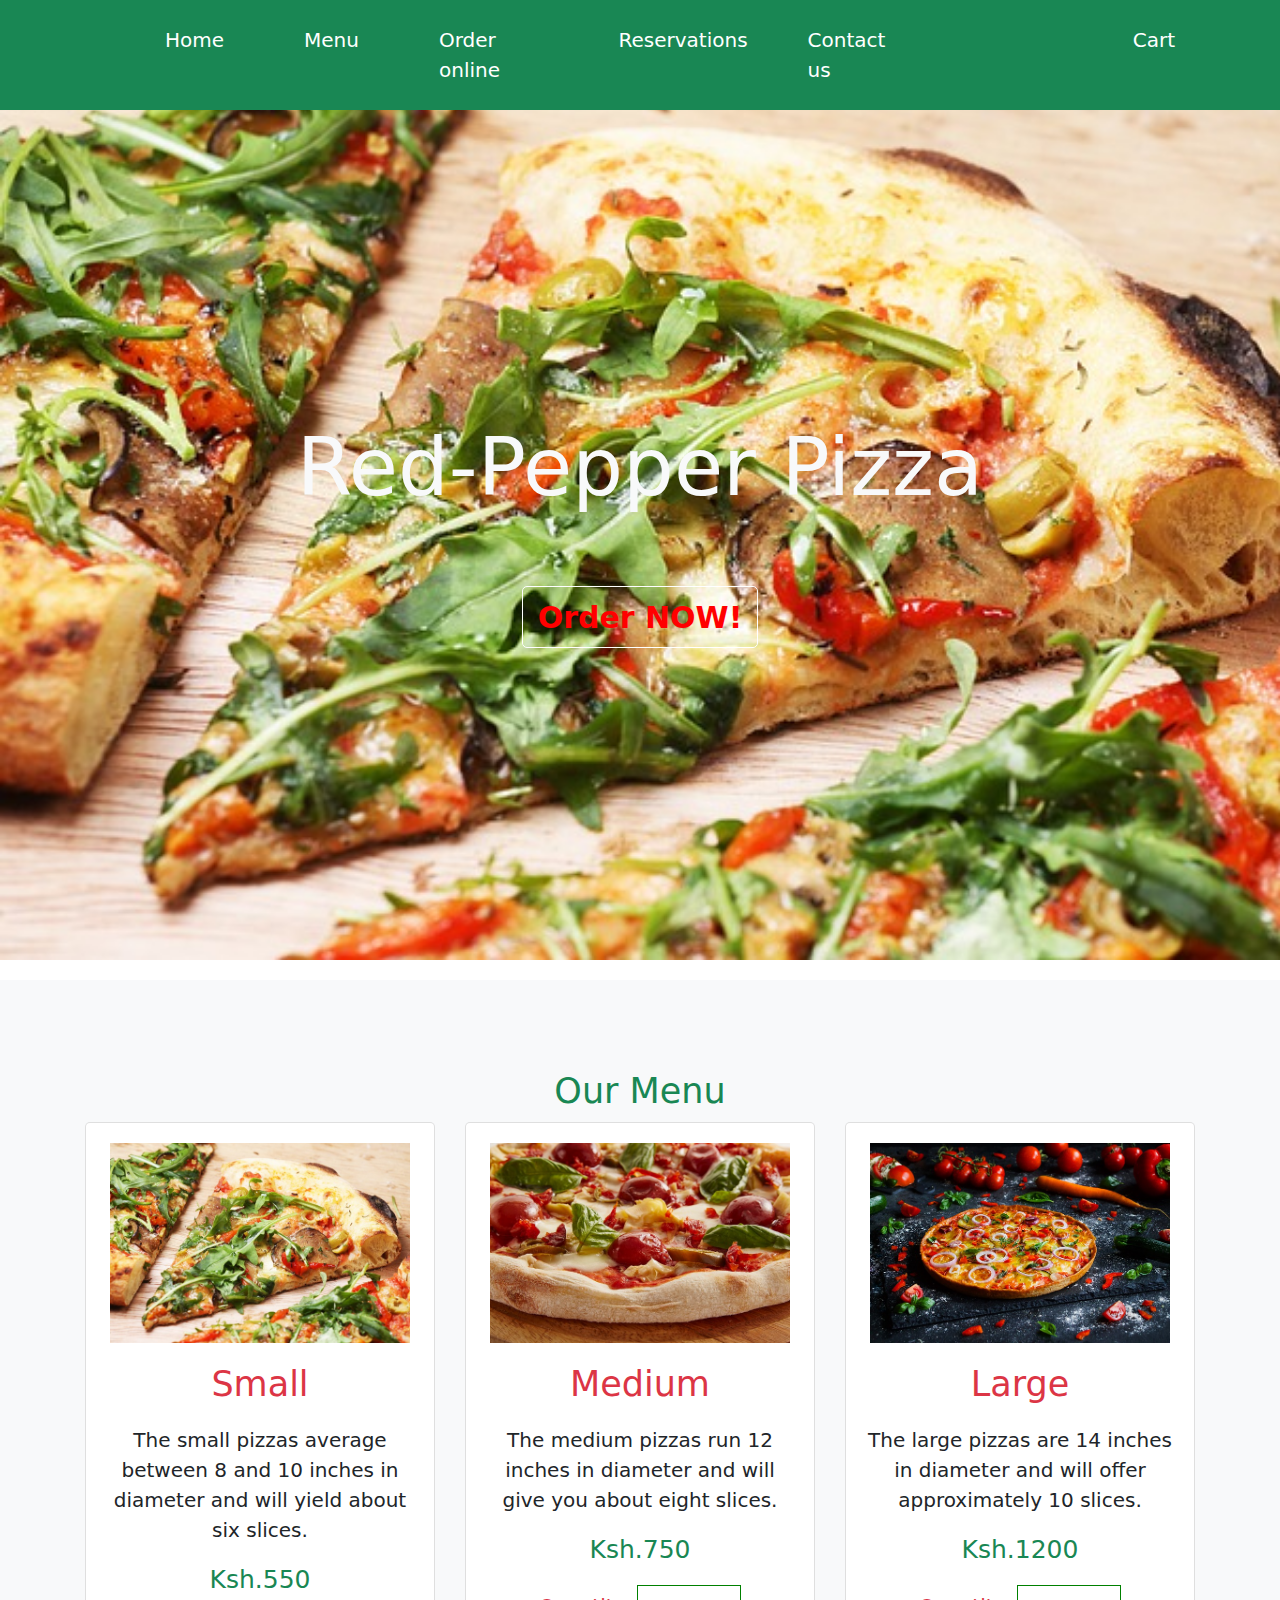
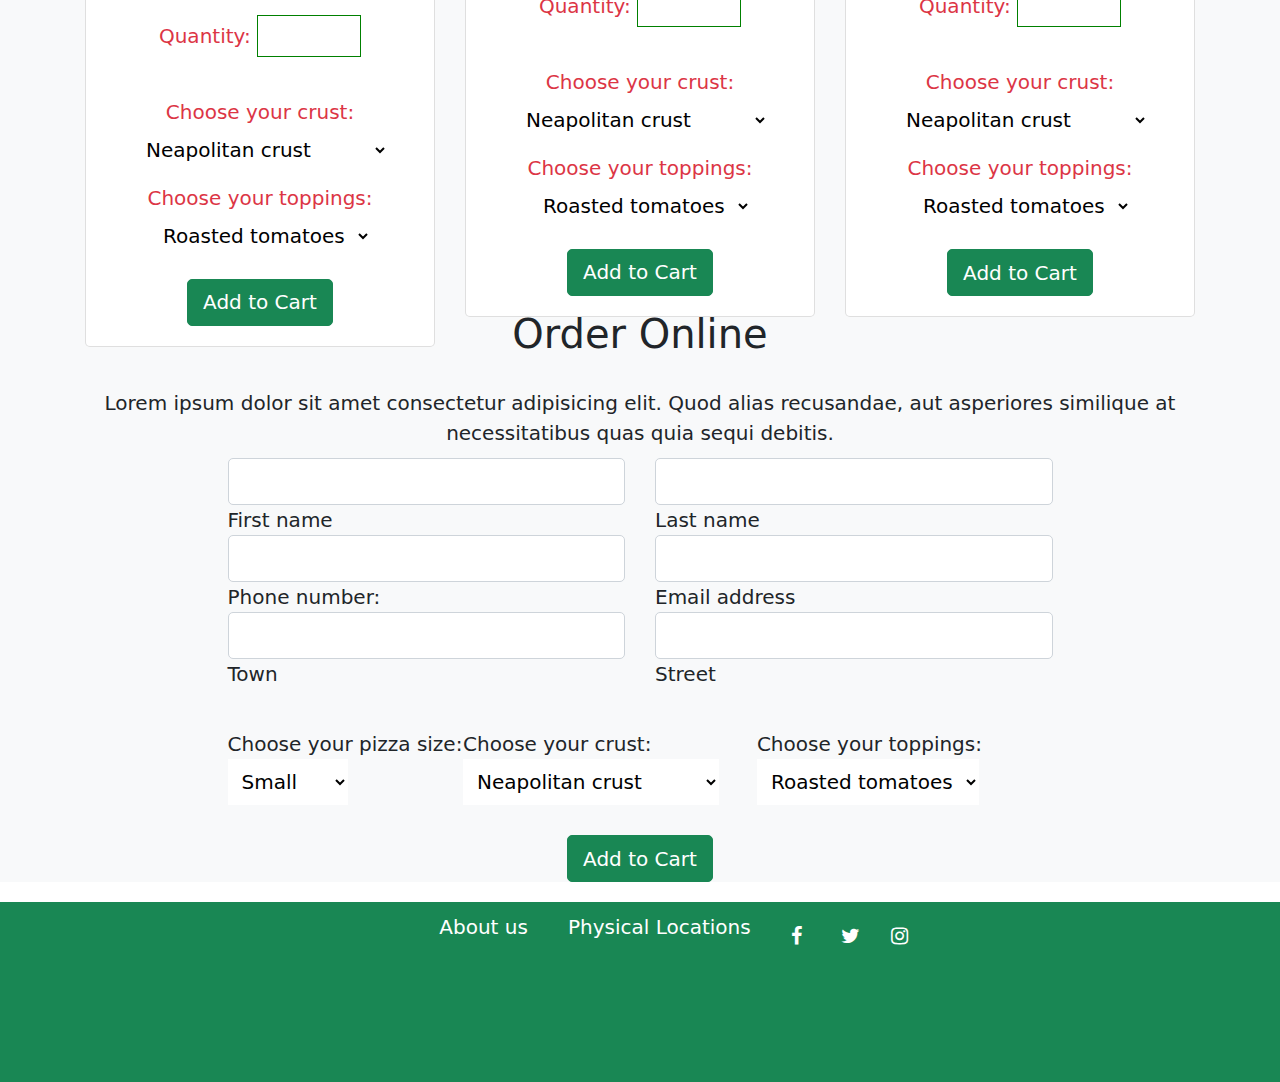
<file: index.html>
<!DOCTYPE html>
<html lang="en">
<head>
    <meta charset="UTF-8">
    <meta http-equiv="X-UA-Compatible" content="IE=edge">
    <meta name="viewport" content="width=device-width, initial-scale=1.0">
    <link rel="stylesheet" href="https://cdnjs.cloudflare.com/ajax/libs/font-awesome/4.7.0/css/font-awesome.min.css"> 

    <link rel="stylesheet" href="css/bootstrap.css">
    <link rel="stylesheet" href="css/styles.css">
    <script src="js/jquery-3.6.0.min.js"></script>
    <script src="js/scripts.js"></script>
    <title>Red-Pepper Pizza</title>
</head>
<body>
    <!-- navigation bar -->
    <nav class="navbar bg-success py-2 fixed-top">
        <div class="container d-flex flex-row justify-content-center align-items-center">
            <div class="nav-content" id="navmenu">
                <ul class="nav-list d-flex flex-row ms-auto mt-1 mb-1">
                    <li class="nav-list-item px-3">
                        <a href="#main" class="nav-link">Home</a>
                    </li>
                    <li class="nav-list-item px-3">
                        <a href="#menu-page" class="nav-link">Menu</a>
                    </li> 
                    <li class="nav-list-item px-3">
                        <a href="#online-delivery" class="nav-link">Order online</a>
                    </li>
                    <li class="nav-list-item px-3">
                        <a href="#Reservation" class="nav-link">Reservations</a>
                    </li>
                    <li class="nav-list-item">
                        <a href="#Contact" class="nav-link">Contact us</a>
                    </li>
                    <li class="nav-list-item" id="cart">
                        <a href="#Cart" class="nav-link">Cart</a>
                    </li>
                </ul>
            </div>
        </div>
    </nav>

    <!-- landing page -->
    <section class="bg-light text-light" id="main">
        <div class="container d-flex flex-column align-items-center mt-5" id="main-content">
            <div class="shop-name mb-5">
                <h1>Red-Pepper Pizza</h1>
            </div>
            <div>
                <button onclick="window.location.href = '#menu-page'" type="button" class="btn fw-bold" id="order-btn">Order NOW!</button>
            </div>
        </div>
    </section>

    <!-- Menu page -->
    <section class="bg-light text-light pt-5" id="menu-page">
        <div class="container d-flex flex-row">
            <div class="row text-center d-flex flex-row">
                <h3 class="text-success pt-4">Our Menu</h3>
                <!-- small pizza -->
                <div class="col-md">
                    <div class="card text-danger">
                        <div class="card-body text-center">
                            <div class="h1 mb-3">
                                <img src="./images/pizza1.jpg" width="300px" alt="small">
                            </div>
                            <h3 class="card-title mb-3">
                                Small
                            </h3>
                            <p class="card-text text-dark">The small pizzas average between 8 and 10 inches in diameter and will yield about six slices.</p>
                            <h5 class="size-price text-success" id="pizza-price">Ksh.550</h5>
                            <form class="mt-3" id="qty-form">
                                <label for="quantity">Quantity:</label>
                                <input type="number" id="quantity" name="quantity" min="1" max="100">
                            </form>
                            <!-- select pizza size, crust, and toppings -->
                            <div class="size-crust-toppings mt-2 d-flex flex-column justify-content-center align-items-center">
                                <div class="my-crust mt-4">
                                    <label for="crust-types">Choose your crust:</label>
                                    <select name="crust-types" id="crust-types">
                                        <option value="Neapolitan" id="neapolitan-crust">Neapolitan crust</option>
                                        <option value="New-York" id="new-york-crust">New York-styled crust</option>
                                        <option value="Chicago" id="chicago-crust">Chicago crust</option>
                                    </select>
                                </div>
                                <div class="my-toppings mt-2">
                                    <label for="toppings-types">Choose your toppings:</label>
                                    <select name="toppings-types" id="toppings-types">
                                        <option value="topping-type" id="topping-type">Roasted tomatoes</option>
                                        <option value="topping-type" id="topping-type">Pickled red onions</option>
                                    </select>
                                </div>
                            </div>
                            <a href="#menu-page" class="btn btn-success mt-3">Add to Cart</a>
                        </div>
                    </div>
                </div>

                <!-- medium pizza -->
                <div class="col-md">
                    <div class="card text-danger" id="card">
                        <div class="card-body text-center">
                            <div class="h1 mb-3">
                                <img src="./images/pizza2.jpg" width="300px"  alt="medium">
                            </div>
                            <h3 class="card-title mb-3">
                                Medium
                            </h3>
                            <p class="card-text text-dark">The medium pizzas run 12 inches in diameter and will give you about eight slices.</p>
                            <h5 class="size-price text-success" id="pizza-price">Ksh.750</h5>
                            <form class="mt-3" id="qty-form">
                                <label for="quantity">Quantity:</label>
                                <input type="number" id="quantity" name="quantity" min="1" max="100">
                            </form>
                            <!-- select pizza size, crust, and toppings -->
                            <div class="size-crust-toppings mt-2 d-flex flex-column justify-content-center align-items-center">
                                <div class="my-crust mt-4">
                                    <label for="crust-types">Choose your crust:</label>
                                    <select name="crust-types" id="crust-types">
                                        <option value="Neapolitan" id="neapolitan-crust">Neapolitan crust</option>
                                        <option value="New-York" id="new-york-crust">New York-styled crust</option>
                                        <option value="Chicago" id="chicago-crust">Chicago crust</option>
                                    </select>
                                </div>
                                <div class="my-toppings mt-2">
                                    <label for="toppings-types">Choose your toppings:</label>
                                    <select name="toppings-types" id="toppings-types">
                                        <option value="topping-type" id="topping-type">Roasted tomatoes</option>
                                        <option value="topping-type" id="topping-type">Pickled red onions</option>
                                    </select>
                                </div>
                            </div>
                            <a href="#menu-page" class="btn btn-success mt-3">Add to Cart</a>
                        </div>
                    </div>
                </div>

                <!-- Large pizza -->
                <div class="col-md">
                    <div class="card text-danger">
                        <div class="card-body text-center">
                            <div class="h1 mb-3">
                                <img src="./images/pizza3.jpg" width="300px" alt="large">
                            </div>
                            <h3 class="card-title mb-3">
                                Large
                            </h3>
                            <p class="card-text text-dark">The large pizzas are 14 inches in diameter and will offer approximately 10 slices.</p>
                            <h5 class="size-price text-success" id="pizza-price">Ksh.1200</h5>
                            <form class="mt-3" id="qty-form">
                                <label for="quantity">Quantity:</label>
                                <input type="number" id="quantity" name="quantity" min="1" max="100">
                            </form>
                            <!-- select pizza size, crust, and toppings -->
                            <div class="size-crust-toppings mt-2 d-flex flex-column justify-content-center align-items-center">
                                <div class="my-crust mt-4">
                                    <label for="crust-types">Choose your crust:</label>
                                    <select name="crust-types" id="crust-types">
                                        <option value="Neapolitan" id="neapolitan-crust">Neapolitan crust</option>
                                        <option value="New-York" id="new-york-crust">New York-styled crust</option>
                                        <option value="Chicago" id="chicago-crust">Chicago crust</option>
                                    </select>
                                </div>
                                <div class="my-toppings mt-2">
                                    <label for="toppings-types">Choose your toppings:</label>
                                    <select name="toppings-types" id="toppings-types">
                                        <option value="topping-type" id="topping-type">Roasted tomatoes</option>
                                        <option value="topping-type" id="topping-type">Pickled red onions</option>
                                    </select>
                                </div>
                            </div>
                            <a href="#menu-page" class="btn btn-success mt-3">Add to Cart</a>
                        </div>
                    </div>
                </div>
            </div>
        </div>
    </section>

    <!-- Shopping cart -->
    <section id="shoppingCart">
        <div class="container py-4 mt-5 bg-success text-light">
            <table class="table bg-success text-light">
                <thead>
                    <tr>
                      <th scope="col">Size</th>
                      <th scope="col">Crust</th>
                      <th scope="col">Toppings</th>
                      <th scope="col">Quantity</th>
                      <th scope="col">Price</th> 
                    </tr>
                  </thead>
                  <tbody>
                    
                  </tbody>
            </table>
        </div>
    </section>
    
    <!-- Online delivery -->
    <section class="bg-light" id="online-delivery">
        <div class="container d-flex flex-column">
            <!--Section heading-->
            <h2 class="h1-responsive font-weight-bold text-center my-4">Order Online</h2>
            <!--Section description-->
            <p class="text-center w-responsive mx-auto mb-2">Lorem ipsum dolor sit amet consectetur adipisicing elit. Quod alias recusandae, aut asperiores similique at necessitatibus quas quia sequi debitis.</p>

            <div class="row d-flex justify-content-center align-items-center">
                <!--Grid column-->
                <div class="col-md-9 mb-md-0 mb-5">
                    <form id="contact-form" name="contact-form" action="mail.php" method="POST">

                        <!--Grid row 1-->
                        <div class="row">
                            <!--Grid column 1-->
                            <div class="col-md-6">
                                <div class="md-form mb-0">
                                    <input type="text" id="name" name="name" class="form-control">
                                    <label for="name" class="">First name</label>
                                </div>
                            </div>
                            <!--Grid column 1 end-->

                            <!--Grid column 2-->
                            <div class="col-md-6">
                                <div class="md-form mb-0">
                                    <input type="text" id="name" name="name" class="form-control">
                                    <label for="name" class="">Last name</label>
                                </div>
                            </div>
                            <!--Grid column 2 end-->

                            <!--Grid column 3-->
                            <div class="col-md-6">
                                <div class="md-form mb-0">
                                    <input type="text" id="phone" name="phone" class="form-control">
                                    <label for="phone" class="">Phone number:</label>
                                </div>
                            </div>
                            <!--Grid column 3 end-->

                            <!--Grid column 4-->
                            <div class="col-md-6">
                                <div class="md-form mb-0">
                                    <input type="text" id="email" name="email" class="form-control">
                                    <label for="email" class="">Email address</label>
                                </div>
                            </div>
                            <!--Grid column 4 end-->

                            <!--Grid column 5-->
                            <div class="col-md-6">
                                <div class="md-form mb-0">
                                    <input type="text" id="town" name="town" class="form-control">
                                    <label for="town" class="">Town</label>
                                </div>
                            </div>
                            <!--Grid column 5 end-->

                            <!--Grid column 6-->
                            <div class="col-md-6">
                                <div class="md-form mb-0">
                                    <input type="text" id="street" name="street" class="form-control">
                                    <label for="street" class="">Street</label>
                                </div>
                            </div>
                            <!--Grid column 6 end-->

                        </div>
                        <!--Grid row 1 end-->

                        <!-- select pizza size, crust, and toppings -->
                        <div class="size-crust-toppings mt-2 d-flex justify-content-center align-items-center">
                            <div class="my-pizza mt-4">
                                <label for="pizza-sizes">Choose your pizza size:</label>
                                <select name="pizza-sizes" id="pizza-sizes">
                                    <option value="small" id="small-pizza">Small</option>
                                    <option value="medium" id="medium-pizza">Medium</option>
                                    <option value="large" id="large-pizza">Large</option>
                                </select>
                            </div>
                            <div class="my-crust mt-4">
                                <label for="crust-types">Choose your crust:</label>
                                <select name="crust-types" id="crust-types">
                                    <option value="Neapolitan" id="neapolitan-crust">Neapolitan crust</option>
                                    <option value="New-York" id="new-york-crust">New York-styled crust</option>
                                    <option value="Chicago" id="chicago-crust">Chicago crust</option>
                                </select>
                            </div>
                            <div class="my-toppings mt-4">
                                <label for="toppings-types">Choose your toppings:</label>
                                <select name="toppings-types" id="toppings-types">
                                    <option value="topping-type" id="topping-type">Roasted tomatoes</option>
                                    <option value="topping-type" id="topping-type">Pickled red onions</option>
                                </select>
                              </div>
                        </div>
                    </form>

                    <div class="text-center text-md-left mt-4">
                        <a class="btn btn-success" id="cartBtn">Add to Cart</a>
                    </div>

                </div>
                <!--Grid column end-->
            </div>
        </div>
    </section>

    <!-- Footer -->
    <section class="bg-success mt-3" id="footer">
        <div class="container d-flex flex-row justify-content-center align-items-center" id="footer-info">
            <div class="info d-flex flex-row">
                <ul class="info-list d-flex flex-row">
                    <li class="info-list-item">
                        <a href="#About" class="nav-link">About us</a>
                    </li>
                    <li class="nav-list-item">
                        <a href="#Locations" class="nav-link">Physical Locations</a>
                    </li> 
                    <li class="nav-list-item">
                        <a href="#" class="fa fa-facebook"></a>
                    </li>
                    <li class="nav-list-item">
                        <a href="#" class="fa fa-twitter"></a> 
                    </li>
                    <li class="nav-list-item">
                        <a href="#" class="fa fa-instagram"></a> 
                    </li>
                </ul>
            </div>
            
        </div>
    </section>
    
</body>
</html>
</file>
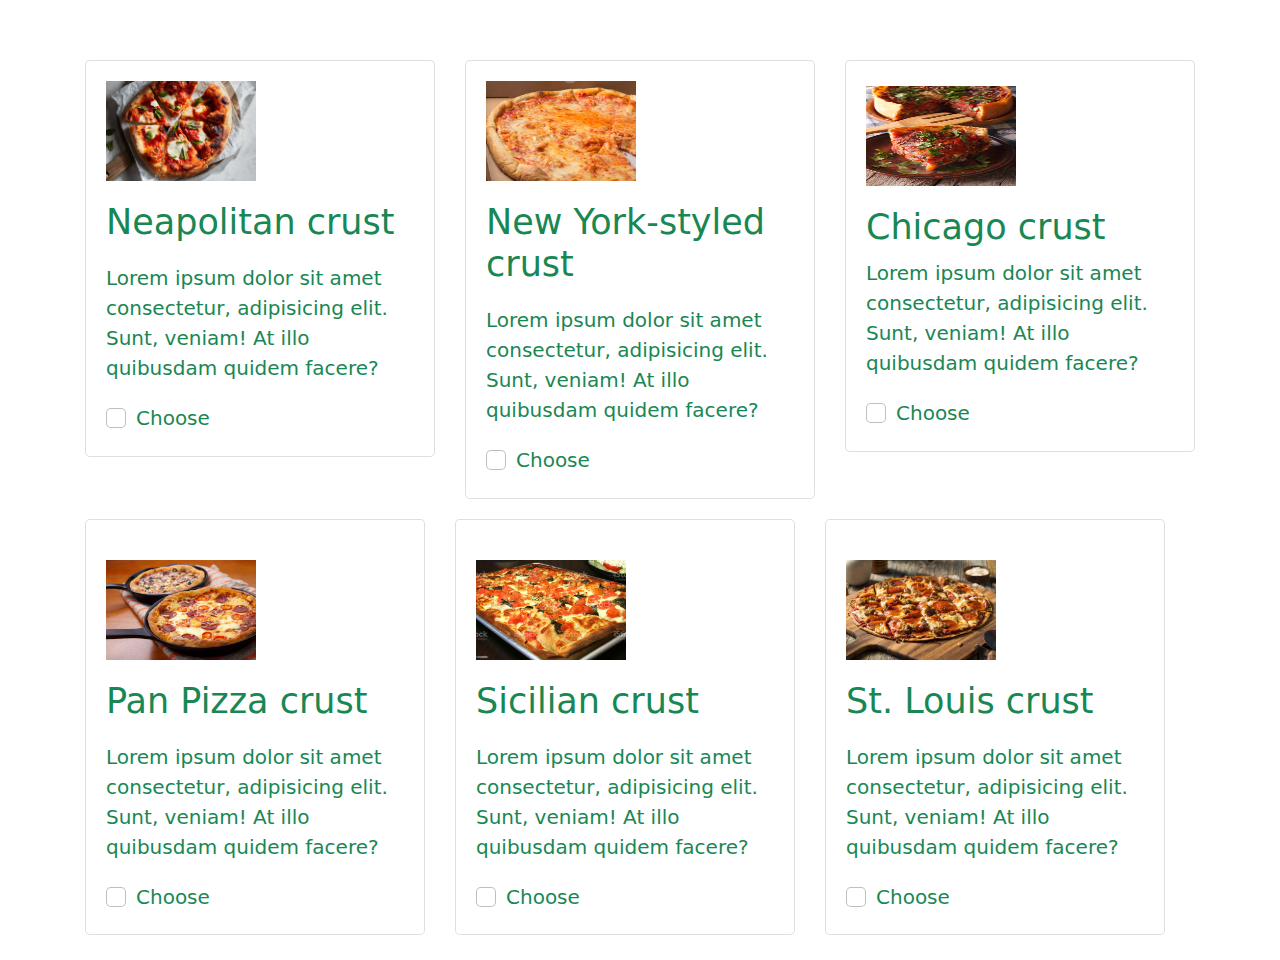
<file: crust-toppings.html>
<!DOCTYPE html>
<html lang="en">
<head>
    <meta charset="UTF-8">
    <meta http-equiv="X-UA-Compatible" content="IE=edge">
    <meta name="viewport" content="width=device-width, initial-scale=1.0">

    <link rel="stylesheet" href="css/bootstrap.css">
    <link rel="stylesheet" href="css/styles.css">
    <script src="js/jquery-3.6.0.min.js"></script>
    <script src="js/scripts.js"></script>
    <title>Crust and Toppings</title>
</head>
<body>
    <section>
        <div class="container d-flex flex-row mt-5">
            <div class="row">
                <!-- Neapolitan crust -->
                <div class="col-md">
                    <div class="card text-success">
                        <div class="card-body text-start">
                            <div class="h1 mb-3">
                                <img src="./images/crust-toppings/Neapolitan crust.jpg" width="150px" alt="small">
                            </div>
                            <h3 class="card-title mb-3">
                                Neapolitan crust
                            </h3>
                            <p>Lorem ipsum dolor sit amet consectetur, adipisicing elit. Sunt, veniam! At illo quibusdam quidem facere?</p>
                            <div class="form-check">
                                <input class="form-check-input" type="checkbox" value="" id="crust">
                                <label class="form-check-label">
                                  Choose
                                </label>
                              </div>
                        </div>
                    </div>
                </div>
    
                <!-- New York crust -->
                <div class="col-md">
                    <div class="card text-success">
                        <div class="card-body text-start">
                            <div class="h1 mb-3">
                                <img src="./images/crust-toppings/New-York-pizza-crust.jpg" width="150px" alt="small">
                            </div>
                            <h3 class="card-title mb-3">
                                New York-styled crust
                            </h3>
                            <p>Lorem ipsum dolor sit amet consectetur, adipisicing elit. Sunt, veniam! At illo quibusdam quidem facere?</p>
                            <div class="form-check">
                                <input class="form-check-input" type="checkbox" value="" id="crust">
                                <label class="form-check-label">
                                  Choose
                                </label>
                              </div>
                        </div>
                    </div>
                </div>
    
                <!-- Chicago crust -->
                <div class="col-md">
                    <div class="card text-success">
                        <div class="card-body text-start mt-1">
                            <div class="h1 mb-3">
                                <img src="./images/crust-toppings/Chicago-Deep-Dish-Crust.jpg" width="150px" height="100px" alt="small">
                            </div>
                            <h3 class="card-title">
                                Chicago crust
                            </h3>
                            <p>Lorem ipsum dolor sit amet consectetur, adipisicing elit. Sunt, veniam! At illo quibusdam quidem facere?</p>
                            <div class="form-check">
                                <input class="form-check-input" type="checkbox" value="" id="crust">
                                <label class="form-check-label">
                                  Choose
                                </label>
                            </div>
                        </div>
                    </div>
                </div>

            <div class="row">
                <!-- Pan Pizza crust -->
                <div class="col-md">
                    <div class="card text-success mt-3">
                        <div class="card-body text-start mt-3">
                            <div class="h1 mb-3">
                                <img src="./images/crust-toppings/Pan-Pizza-Crust.jpg" width="150px" height="100px" alt="small">
                            </div>
                            <h3 class="card-title mb-3">
                                Pan Pizza crust
                            </h3>
                            <p>Lorem ipsum dolor sit amet consectetur, adipisicing elit. Sunt, veniam! At illo quibusdam quidem facere?</p>
                            <div class="form-check">
                                <input class="form-check-input" type="checkbox" value="" id="crust">
                                <label class="form-check-label">
                                    Choose
                                </label>
                                </div>
                        </div>
                    </div>
                </div>

                <!-- Sicilian crust -->
                <div class="col-md">
                    <div class="card text-success mt-3">
                        <div class="card-body text-start mt-3">
                            <div class="h1 mb-3">
                                <img src="./images/crust-toppings/Sicilian Crust.jpg" width="150px" height="100px" alt="small">
                            </div>
                            <h3 class="card-title mb-3">
                                Sicilian crust
                            </h3>
                            <p>Lorem ipsum dolor sit amet consectetur, adipisicing elit. Sunt, veniam! At illo quibusdam quidem facere?</p>
                            <div class="form-check">
                                <input class="form-check-input" type="checkbox" value="" id="crust">
                                <label class="form-check-label">
                                    Choose
                                </label>
                                </div>
                        </div>
                    </div>
                </div>

                <!-- St. Louis crust -->
                <div class="col-md">
                    <div class="card text-success mt-3">
                        <div class="card-body text-start mt-3">
                            <div class="h1 mb-3">
                                <img src="./images/crust-toppings/St.-Louis-Crust.jpg" width="150px" height="100px" alt="small">
                            </div>
                            <h3 class="card-title mb-3">
                                St. Louis crust
                            </h3>
                            <p>Lorem ipsum dolor sit amet consectetur, adipisicing elit. Sunt, veniam! At illo quibusdam quidem facere?</p>
                            <div class="form-check">
                                <input class="form-check-input" type="checkbox" value="" id="crust">
                                <label class="form-check-label">
                                    Choose
                                </label>
                                </div>
                        </div>
                    </div>
                </div>
            </div>
            </div> 
        </div>
    </section> 
</body>
</html>
</file>
<file: css/styles.css>
*,
*::before,
*::after {
  box-sizing: border-box;
  font-size: 20px;
}

html,
body {
  margin: 0;
  padding: 0;
  font-size: 20px;
  height: 100%;
  /* overflow: hidden; */
}

.nav-list-item {
  list-style: none;
}

.nav-list-item a {
  color: white;
}

.nav-list-item a:hover {
  color: red;
}

#cart {
  padding-left: 200px;
}

#main {
  height: 100%;
  width: 100%;
  background-image: url("../images/pizza1.jpg");
  background-size: cover;
  background-repeat: no-repeat;
  position: relative;
}

#main-content {
  padding-top: 40vh;
}

.shop-name h1 {
  font-size: 80px;
}

#order-btn {
  font-size: 30px;
  color: red;
  border: 1px solid white;
}
.btn:hover {
  color: white;
}

#menu-page {
  height: 100%;
  width: 100%;
  margin-top: 20px;
  font-size: 15px;
}

#quantity {
  border: 1px solid green;
  padding: 5px;
  font-size: 20px;
}

#pizza-sizes,
#crust-types,
#toppings-types {
  border: none;
  outline: none;
  padding: 10px;
  background-color: white;
}

.card-body .btn:hover {
  color: red;
}

#shoppingCart {
  display: none;
}

/* Crusts and toppings */
.pizza-toppings {
  font-size: 15px;
  display: none;
}

#online-delivery .btn:hover {
  color: red;
}

/* footer */
#footer {
  height: 20vh;
}

#footer a {
  color: white;
}

#footer a:hover {
  color: red;
}

.info {
  position: relative;
  left: 10px;
}

.info ul li {
  list-style: none;
  font-size: 25px;
}

.fa {
  padding: 20px;
  font-size: 25px;
  width: 50px;
  text-align: right;
  text-decoration: none;
  color: white;
}
</file>
